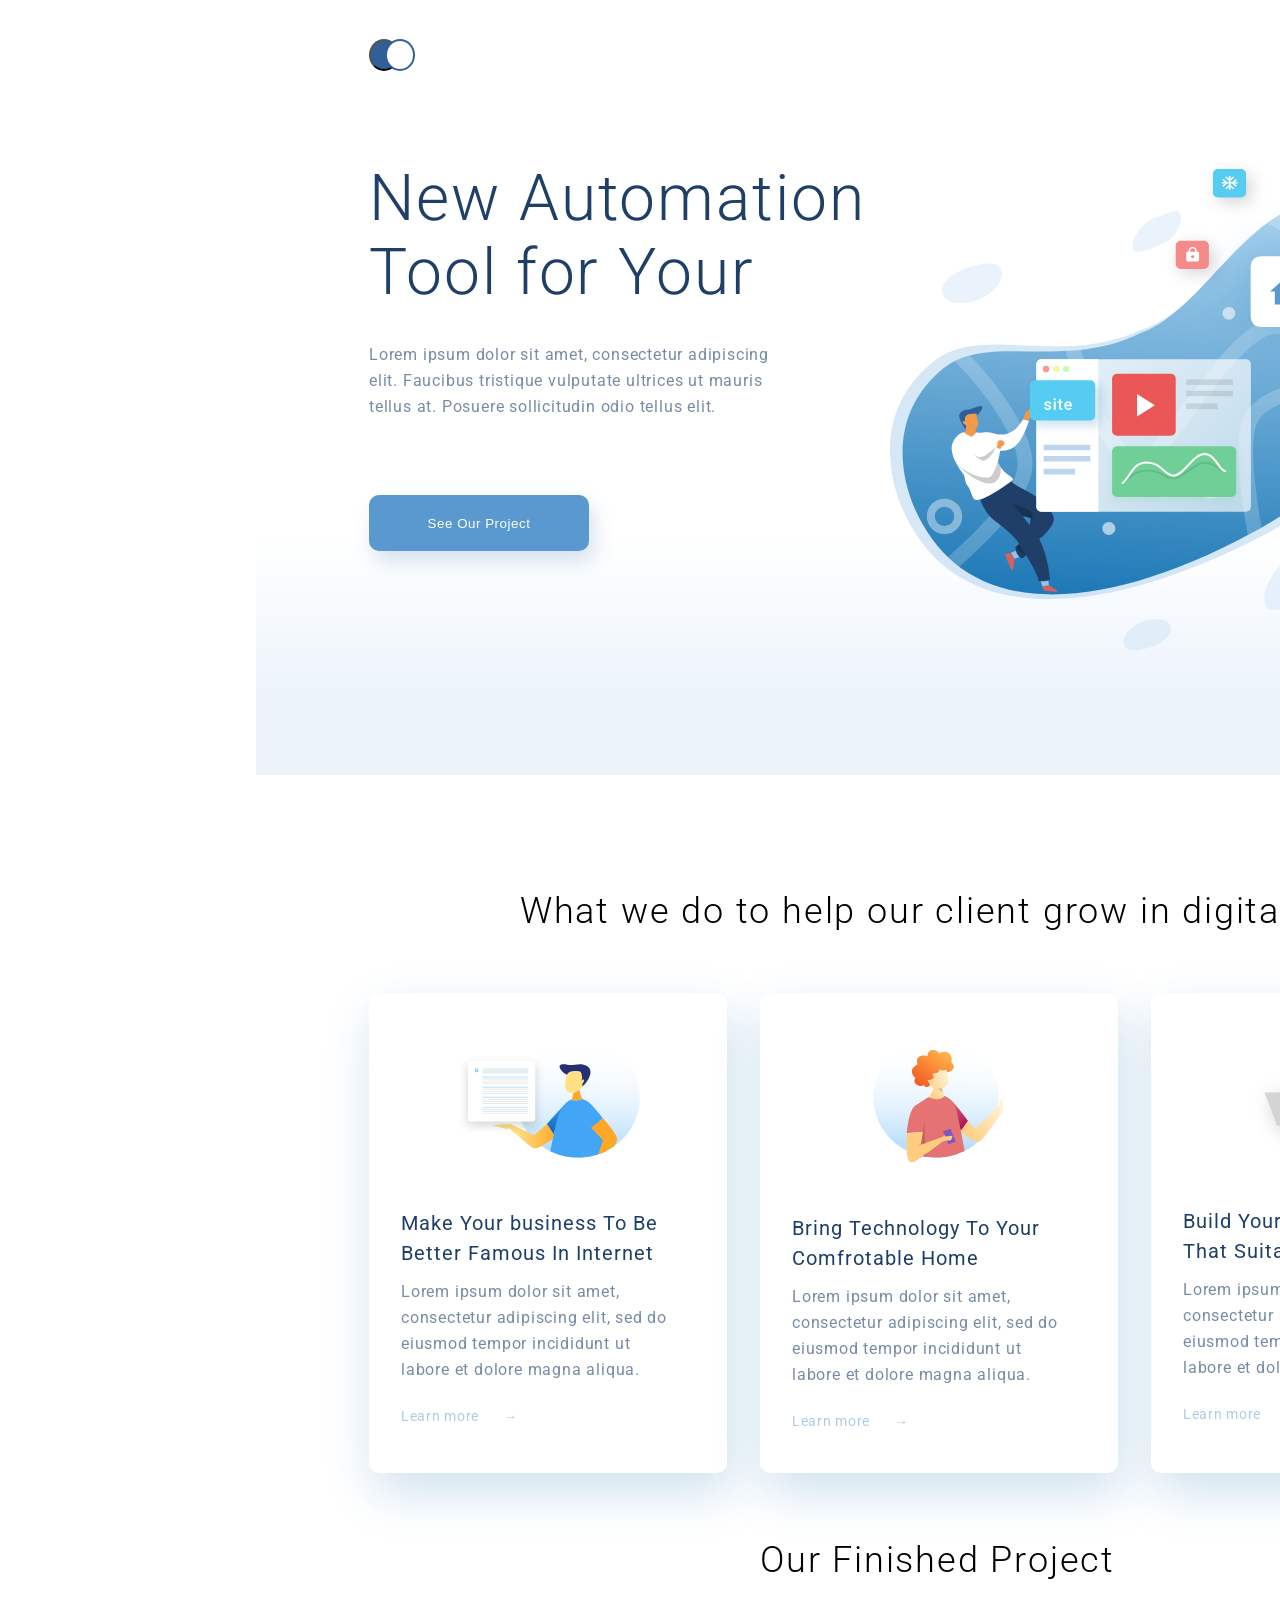
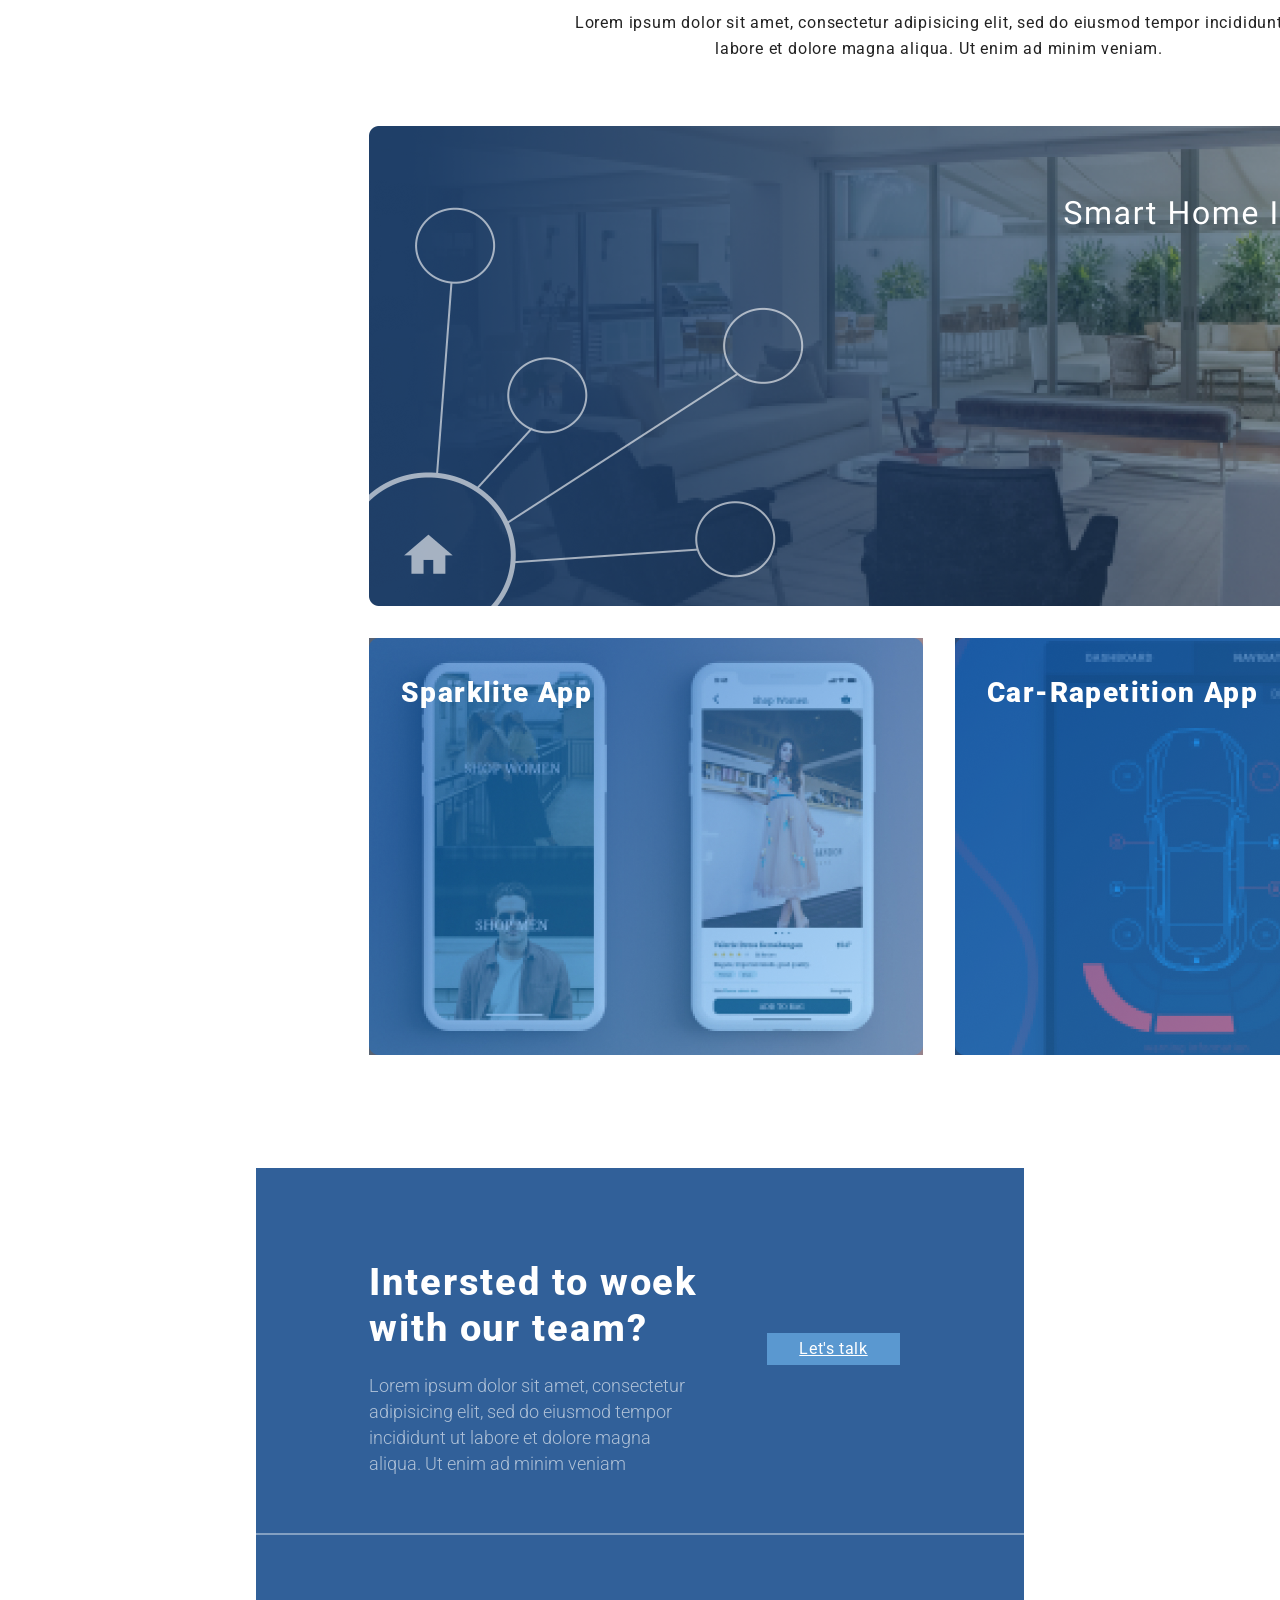
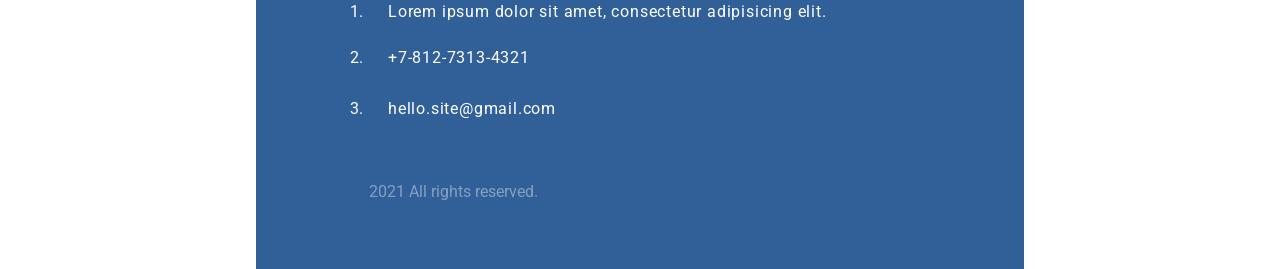
<file: Task-2/index.html>
<!doctype html>
<html lang="en">
<head>
    <meta charset="UTF-8">
   <link rel="stylesheet" href="task2.css">
       <title>Document</title>
</head>
<body>
<div class="container">
<!-- HEADER -->
<header class="header">
    <div class="uphed">
        <div class="bw">
        <button class="bw1"></button>
        <button class="bw2"></button>
        </div>
        <div class="img1">
        <img src="img/Vector.png" alt="image">
        </div>
    </div>
    <div class="illus">
        <div class="newauto">
            <div class="h1">New Automation
            Tool for Your</div>
            <div class="p1">Lorem ipsum dolor sit amet, consectetur adipiscing elit. Faucibus tristique vulputate ultrices ut mauris tellus at. Posuere sollicitudin odio tellus elit.</div>

            <button class="buttonhead">See Our Project</button>
        </div>
        <div>
        <img class="imgtop" src="img/illustration.svg" alt="image">
        </div>
    </div>
</header>


<!-- MAIN -->
<main class="main">
    <div>
        <p class="p2">What we do to help our client grow in digital era</p>
        <div class="border3">
            <div class="mainborder">
                <div class="imgcenter">
                    <img src="img/1.svg" alt="image">
                </div>
                <div class="h1main">Make Your business To Be
                    Better Famous In Internet</div>
                <div class="h3Lorem">Lorem ipsum dolor sit amet, consectetur adipiscing elit, sed do eiusmod tempor incididunt ut labore et dolore magna aliqua.</div>
                <button class="learnmore"><span>Learn more</span>&rarr;</button>
            </div>
            <div class="mainborder">
                <div class="imgcenter">
                    <img src="img/2.svg" alt="image">
                </div>
                <div class="h1main">Bring Technology To Your
                    Comfrotable Home</div>
                <div class="h3Lorem">Lorem ipsum dolor sit amet, consectetur adipiscing elit, sed do eiusmod tempor incididunt ut labore et dolore magna aliqua. </div>
                <button class="learnmore"><span>Learn more</span>&rarr;</button>
            </div>
            <div class="mainborder">
                <div class="imgcenter">
                    <img src="img/3.svg" alt="image">
                </div>
                <div class="h1main">Build Your Digital Product
                    That Suitable For Your Need</div>
                <div class="h3Lorem">Lorem ipsum dolor sit amet, consectetur adipiscing elit, sed do eiusmod tempor incididunt ut labore et dolore magna aliqua. </div>
                <button class="learnmore"><span>Learn more</span>&rarr;</button>
            </div>
        </div>
        <p class="p2">Our Finished Project</p>
        <p class="mlorem">Lorem ipsum dolor sit amet, consectetur adipisicing elit, sed do eiusmod tempor incididunt ut labore et dolore magna aliqua. Ut enim ad minim veniam.</p>
        <div class="smarthome">
            <img class="sizeimg" src="img/Rectangle@2x.png" alt="bg">
        </div>

        <div class="addbg">

            <div class="imgadd1 op">
                <div class="sizeimg1"><p class="pin">Sparklite App</p></div>
            </div>

            <div class="imgadd2 op">
                <div class="sizeimg2"><p class="pin">Car-Rapetition App</p></div>
            </div>
        </div>

    </div>

</main>

<!-- FOOTER -->
<footer class="footer">
    <div>
        <div class="pad">
            <div class="ftext">
                <p class="pfoot">Intersted to woek
                    with our team?</p>
                <p class="plorem">Lorem ipsum dolor sit amet, consectetur adipisicing elit, sed do eiusmod tempor incididunt ut labore et dolore magna aliqua. Ut enim ad minim veniam</p>
            </div>
            <button class="fbutton"><a class="stb" href="page2.html" target="_blank">Let's talk</a></button>
        </div>

        <div class="linef"></div>

        <div class="pad1">
            <ol class="ftable">
                <li class="pt pt1">Lorem ipsum dolor sit amet, consectetur adipisicing elit.</li>
                <li class="pt">+7-812-7313-4321</li>
                <li class="pt">hello.site@gmail.com</li>
            </ol>
            <div class="arr">
                2021 All rights reserved.
            </div>
        </div>
    </div>
</footer>
</div>
</body>

</html>
</file>
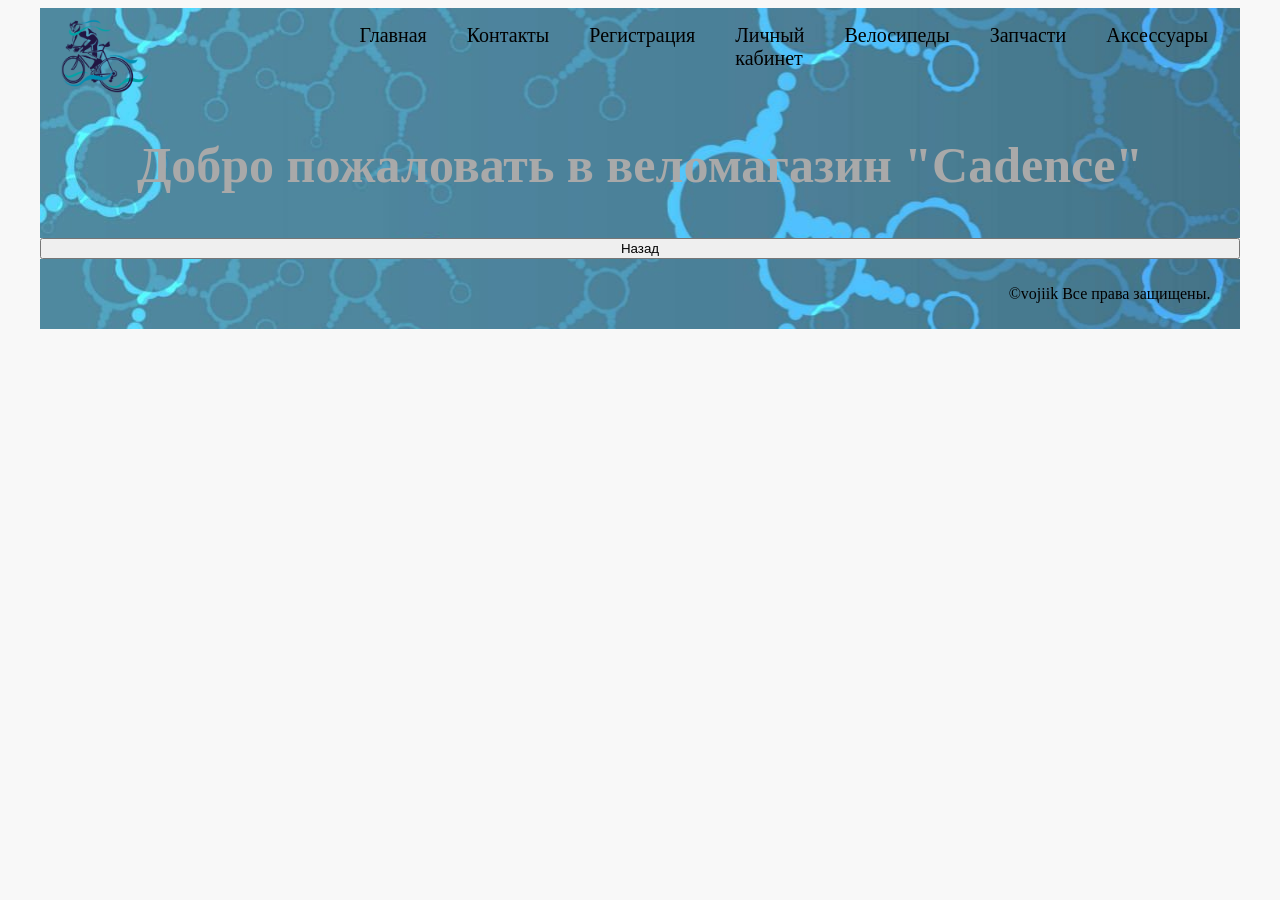
<file: Task-1.1/Acessories.html>
<!doctype html>
<html lang="en">
<head>
    <meta charset="UTF-8">
    <title>Аксессуары</title>
    <link rel="stylesheet" href="csscadence.css">
</head>
<body>
<div class="container">
    <div class="header">
        <div class="logomenu">
            <img class="logomain" src="./Store%20img/logoCadence.png" alt="photo" width="100px">
            <ul class="menu">
                <li><a class="link" href="index.html">Главная</a></li>
                <li><a class="link" href="Contacts.html">Контакты</a></li>
                <li><a class="link" href="registry.html">Регистрация</a>
                <li><a class="link" href="My%20room.html">Личный кабинет</a></li>
                <li><a class="link" href=bike.html>Велосипеды</a></li>
                <li><a class="link" href="Parts.html">Запчасти</a>
                <li><a class="link" href="Acessories.html">Аксессуары</a></li>
            </ul>
        </div>
        <h1 class="center headone" >Добро пожаловать в веломагазин "Cadence"</h1>
    </div>


<input type="button" onclick="history.back();" value="Назад"/>

<div class="footer">
    <p>&copy;vojiik Все права защищены.</p>
</div>
</div>
</body>
</html>
</file>
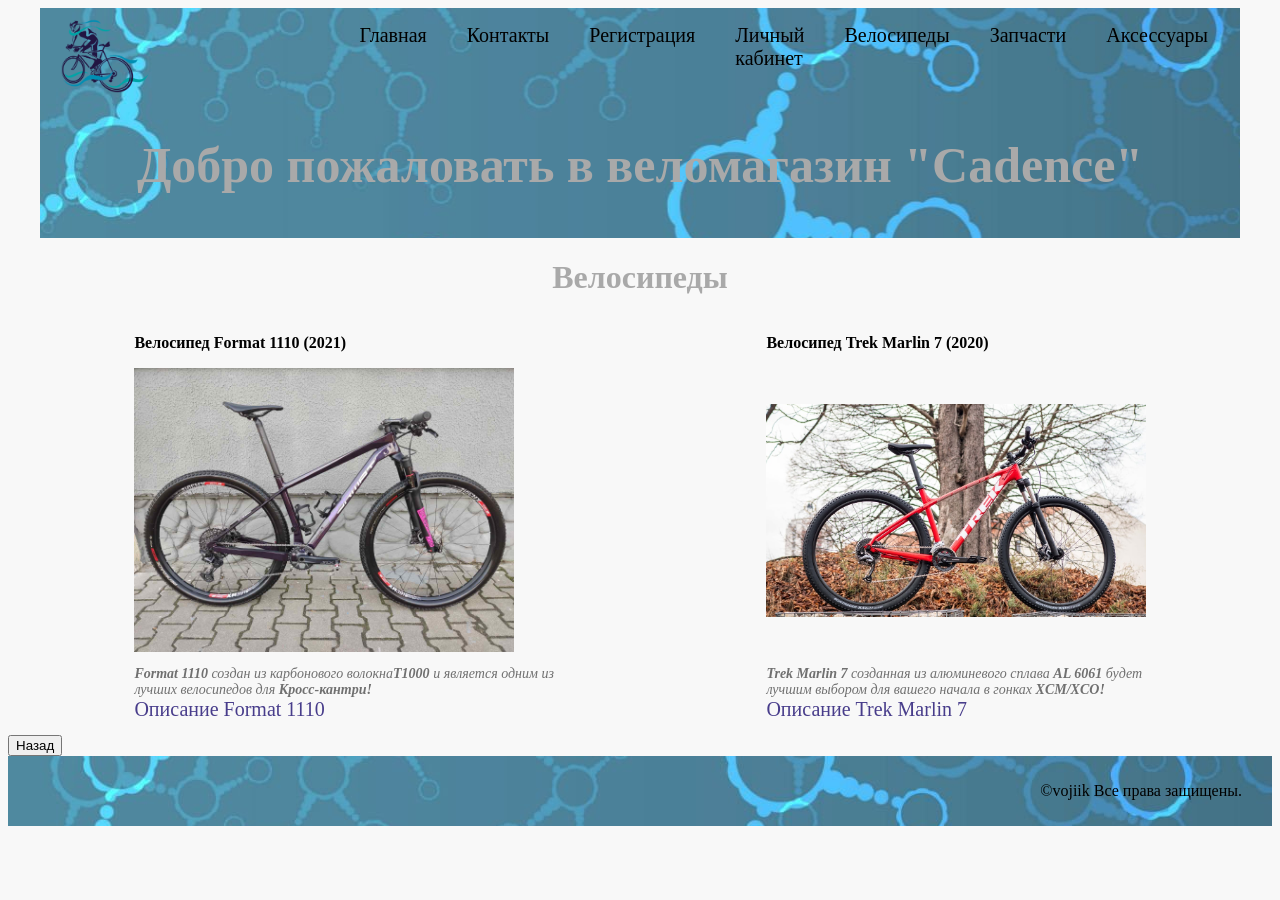
<file: Task-1.1/bike.html>
<!doctype html>
<html lang="en">
<head>
    <meta charset="UTF-8">
    <title>Велосипеды</title>
    <link rel="stylesheet" href="csscadence.css">
</head>
<body>
<div class="container">
    <div class="header">
        <div class="logomenu">
            <img class="logomain" src="./Store%20img/logoCadence.png" alt="photo" width="100px">
            <ul class="menu">
                <li><a class="link" href="index.html">Главная</a></li>
                <li><a class="link" href="Contacts.html">Контакты</a></li>
                <li><a class="link" href="registry.html">Регистрация</a>
                <li><a class="link" href="My%20room.html">Личный кабинет</a></li>
                <li><a class="link" href=bike.html>Велосипеды</a></li>
                <li><a class="link" href="Parts.html">Запчасти</a>
                <li><a class="link" href="Acessories.html">Аксессуары</a></li>
                <br>
            </ul>
        </div>
        <h1 class="center headone" >Добро пожаловать в веломагазин "Cadence"</h1>
    </div>
</div>

<h1 class="center">Велосипеды</h1>
<div class="horisont">
    <div class="card">
        <p><strong>Велосипед Format 1110 (2021)</strong></p>
        <img src="./Store%20img/1110.jpeg" alt="photo" width="100%">
        <p class="opisanie">
            <strong>Format 1110</strong> создан из карбонового волокна<i><b>T1000</b></i>
            и является одним из лучших велосипедов для <b>Кросс-кантри!</b><br>
            <a href="Format1110.html">Описание Format 1110</a></p>
    </div>
    <div class="card">
        <p><strong>Велосипед Trek Marlin 7 (2020)</strong></p>
        <img src="./Store%20img/TrekM7.jpg" alt="photo" width="100%">
        <p class="opisanie">
            <strong>Trek Marlin 7</strong> созданная из алюминевого сплава <i><b>AL 6061</b></i>
            будет лучшим выбором для вашего начала в гонках <b>XCM/XCO!</b><br>
            <a href="Marlin%207.html">Описание Trek Marlin 7</a></p>
    </div>
</div>
<form>
    <input type="button" onclick="history.back();" value="Назад"/>
</form>

<div class="footer">
    <p>&copy;vojiik Все права защищены.</p>
</div>
</body>
</html>
</file>
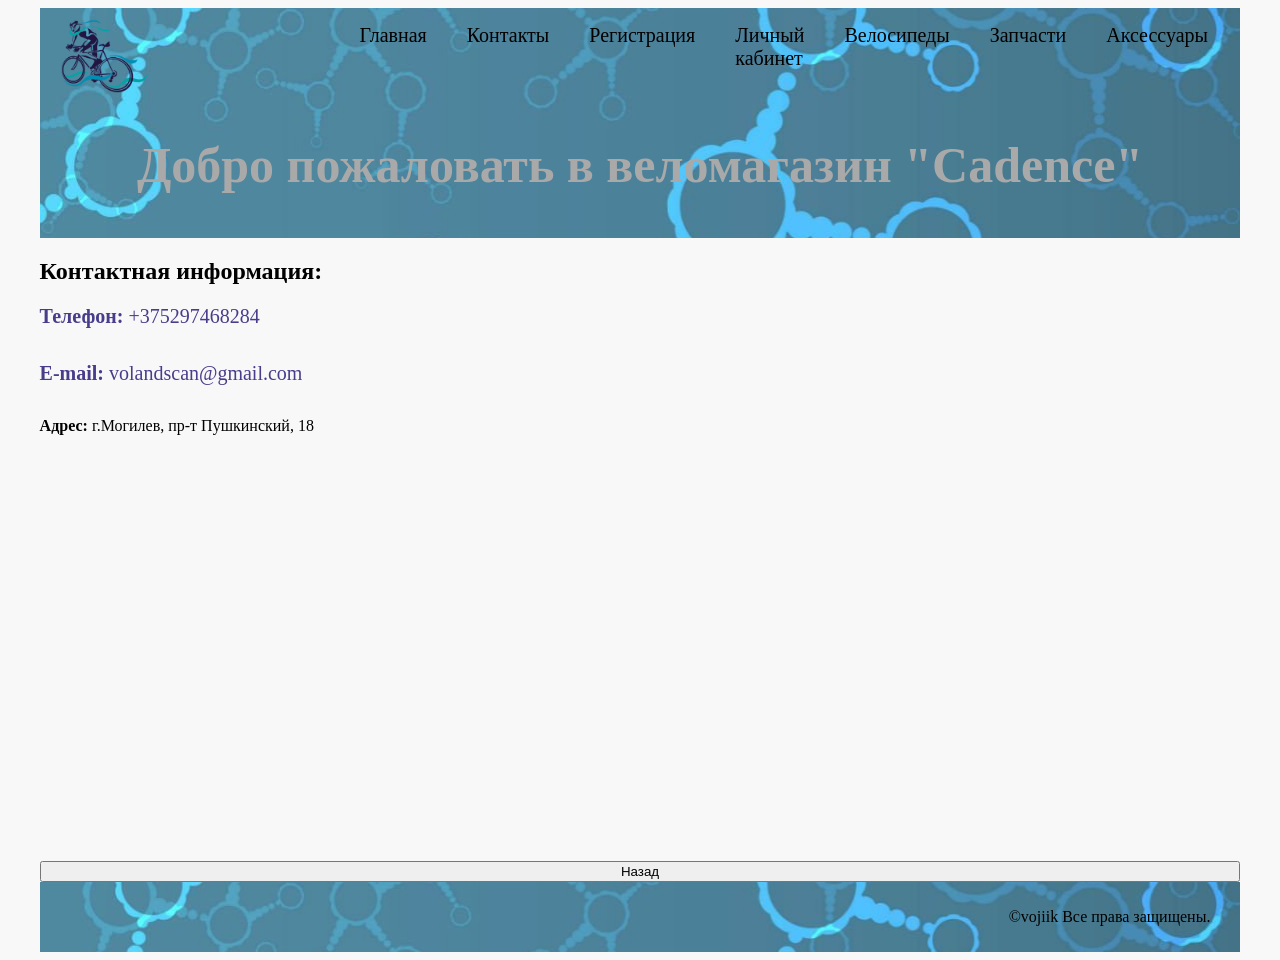
<file: Task-1.1/Contacts.html>
<!DOCTYPE html>
<html lang="en">
<head>
    <meta charset="UTF-8">
    <title>Контактная информация</title>
    <link rel="stylesheet" href="csscadence.css">
</head>
<body>
<div class="container">
    <div class="header">
        <div class="logomenu">
            <img class="logomain" src="./Store%20img/logoCadence.png" alt="photo" width="100px">
            <ul class="menu">
                <li><a class="link" href="index.html">Главная</a></li>
                <li><a class="link" href="Contacts.html">Контакты</a></li>
                <li><a class="link" href="registry.html">Регистрация</a>
                <li><a class="link" href="My%20room.html">Личный кабинет</a></li>
                <li><a class="link" href=bike.html>Велосипеды</a></li>
                <li><a class="link" href="Parts.html">Запчасти</a>
                <li><a class="link" href="Acessories.html">Аксессуары</a></li>

            </ul>
        </div>
        <h1 class="center headone" >Добро пожаловать в веломагазин "Cadence"</h1>
    </div>

<h2>Контактная информация:</h2>
<a href="tel:+375297468284"><b>Телефон:</b> +375297468284</a> <br>
<p><a href="mailto:volandscan@gmail.com"><b>E-mail:</b> volandscan@gmail.com</a></p>
<p><b>Адрес:</b> г.Могилев, пр-т Пушкинский, 18</p>
<iframe class="map" src="https://www.google.com/maps/embed?pb=!1m18!1m12!1m3!1d2352.1086191275617!2d30.3412855!3d53.8764969!2m3!1f0!2f0!3f0!3m2!1i1024!2i768!4f13.1!3m3!1m2!1s0x46d05227a85a429d%3A0xd99b715aa4c5730e!2z0J_Rg9GI0LrQuNC90YHQutC40Lkg0L_RgNC-0YHQvy4gMTgsINCc0L7Qs9C40LvRkdCyIDIxMjAwMg!5e0!3m2!1sru!2sby!4v1636791325543!5m2!1sru!2sby" width="600" height="450" style="border:0;" allowfullscreen="" loading="lazy"></iframe>
<br>
<br>
<input type="button" onclick="history.back();" value="Назад"/>

<div class="footer">
    <p>&copy;vojiik Все права защищены.</p>
</div>
</div>
</body>
</html>
</file>
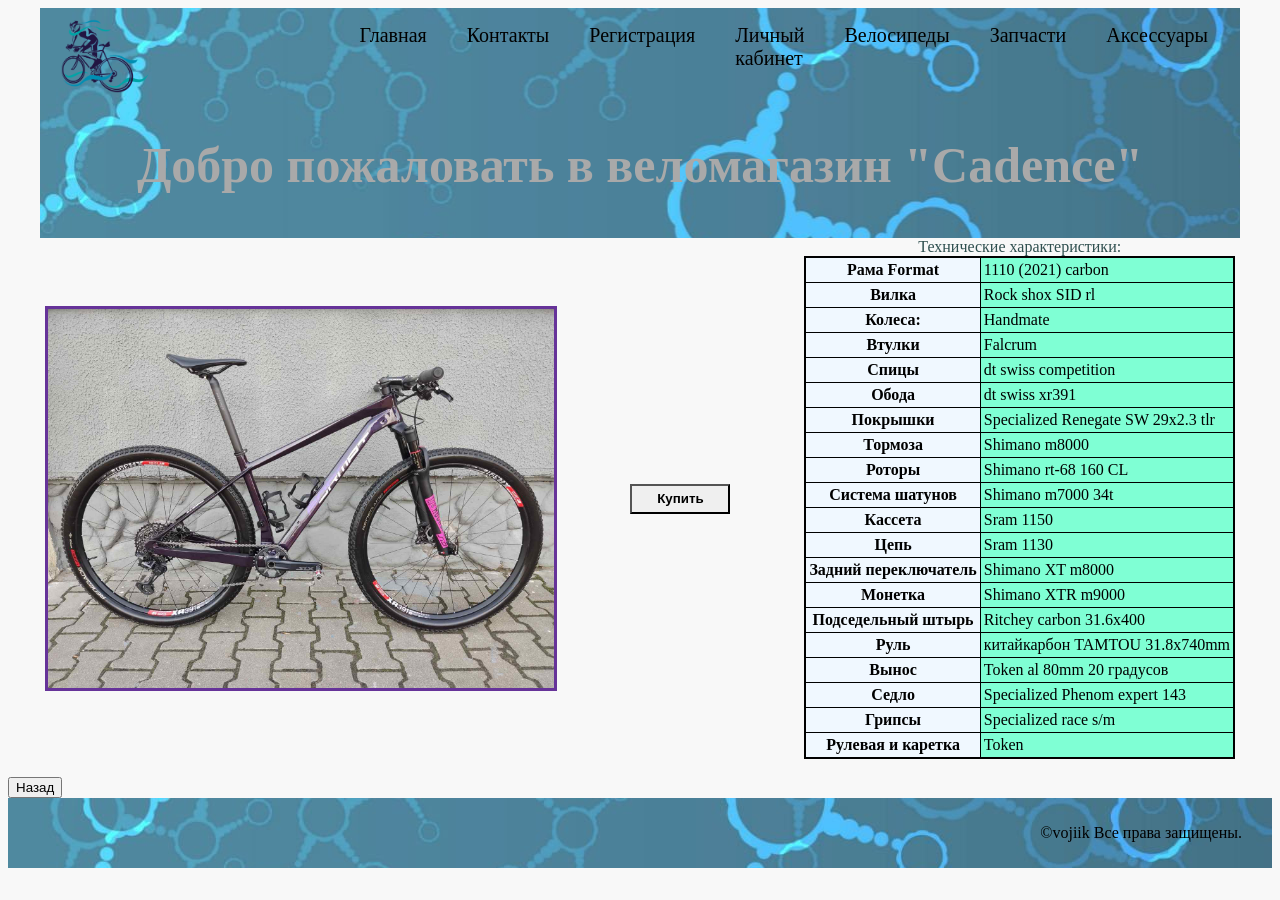
<file: Task-1.1/Format1110.html>
<!DOCTYPE html>
<html lang="en">
<head>
    <meta charset="UTF-8">
    <title>Format 1110</title>
    <link rel="stylesheet" href="csscadence.css">
</head>
<body>
<div class="container">
    <div class="header">
        <div class="logomenu">
            <img class="logomain" src="./Store%20img/logoCadence.png" alt="photo" width="100px">
            <ul class="menu">
                <li><a class="link" href="index.html">Главная</a></li>
                <li><a class="link" href="Contacts.html">Контакты</a></li>
                <li><a class="link" href="registry.html">Регистрация</a>
                <li><a class="link" href="My%20room.html">Личный кабинет</a></li>
                <li><a class="link" href=bike.html>Велосипеды</a></li>
                <li><a class="link" href="Parts.html">Запчасти</a>
                <li><a class="link" href="Acessories.html">Аксессуары</a></li>
            </ul>
        </div>
        <h1 class="center headone" >Добро пожаловать в веломагазин "Cadence"</h1>
    </div>
</div>

<div class="shopbike">
<img class="imgbike" src="./Store%20img/1110.jpeg" alt="photo" width="40%">
<button class="btn-bue">Купить</button>
<table>
    <caption>
        Технические характеристики:
    </caption>
    <colgroup>
        <col class="col1">
        <col class="col2">
    </colgroup>
    <tr>
        <th>Рама Format</th>
        <td>1110 (2021) carbon</td>
    </tr>
    <tr>
        <th>Вилка</th>
        <td>Rock shox SID rl</td>
    </tr>
    <tr>
        <th>Колеса:</th>
        <td>Handmate</td>
    </tr>
    <tr>
        <th>Втулки</th>
        <td>Falcrum</td>
    </tr>
    <tr>
        <th>Спицы</th>
        <td>dt swiss competition</td>
    </tr>
    <tr>
        <th>Обода</th>
        <td>dt swiss xr391</td>
    </tr>
    <tr>
        <th>Покрышки</th>
        <td>Specialized Renegate SW 29x2.3 tlr</td>
    </tr>
    <tr>
        <th>Тормоза</th>
        <td>Shimano m8000</td>
    </tr>
    <tr>
        <th>Роторы</th>
        <td>Shimano rt-68 160 CL</td>
    </tr>
    <tr>
        <th>Система шатунов</th>
        <td>Shimano m7000 34t</td>
    </tr>
    <tr>
        <th>Кассета</th>
        <td>Sram 1150</td>
    </tr>
    <tr>
        <th>Цепь</th>
        <td>Sram 1130</td>
    </tr>
    <tr>
        <th>Задний переключатель</th>
        <td>Shimano XT m8000</td>
    </tr>
    <tr>
        <th>Монетка</th>
        <td>Shimano XTR m9000</td>
    </tr>
    <tr>
        <th>Подседельный штырь</th>
        <td>Ritchey carbon 31.6x400</td>
    </tr>
    <tr>
        <th>Руль</th>
        <td>китайкарбон TAMTOU 31.8x740mm</td>
    </tr>
    <tr>
        <th>Вынос</th>
        <td>Token al 80mm 20 градусов</td>
    </tr>
    <tr>
        <th>Седло</th>
        <td>Specialized Phenom expert 143</td>
    </tr>
    <tr>
        <th>Грипсы</th>
        <td>Specialized race s/m</td>
    </tr>
    <tr>
        <th>Рулевая и каретка</th>
        <td>Token</td>
    </tr>
</table>
</div>
<br>
<!-- Заменена на ul
<ul>
    <li class="formatlist"><b></b> </li>
    <li class="formatlist"><b></b> </li>
    <li class="formatlist"><b></b></li>
    <li class="formatlist"><b></b> </li>
    <li class="formatlist"><b></b> </li>
    <li class="formatlist"><b></b> </li>
    <li class="formatlist"><b></b> </li>
    <li class="formatlist"><b></b> </li>
    <li class="formatlist"><b></b> </li>
    <li class="formatlist"><b></b> </li>
    <li class="formatlist"><b></b> </li>
    <li class="formatlist"><b></b> </li>
    <li class="formatlist"><b></b> </li>
    <li class="formatlist"><b></b> </li>
    <li class="formatlist"><b></b> </li>
    <li class="formatlist"><b></b> </li>
    <li class="formatlist"><b></b> </li>
    <li class="formatlist"><b></b> </li>
    <li class="formatlist"><b></b> </li>
    <li class="formatlist"><b></b> </li>
</ul>
Заменена на ul -->
<input type="button" onclick="history.back();" value="Назад"/>
<div class="footer">
    <p>&copy;vojiik Все права защищены.</p>
</div>
</div>
</body>
</html>
</file>
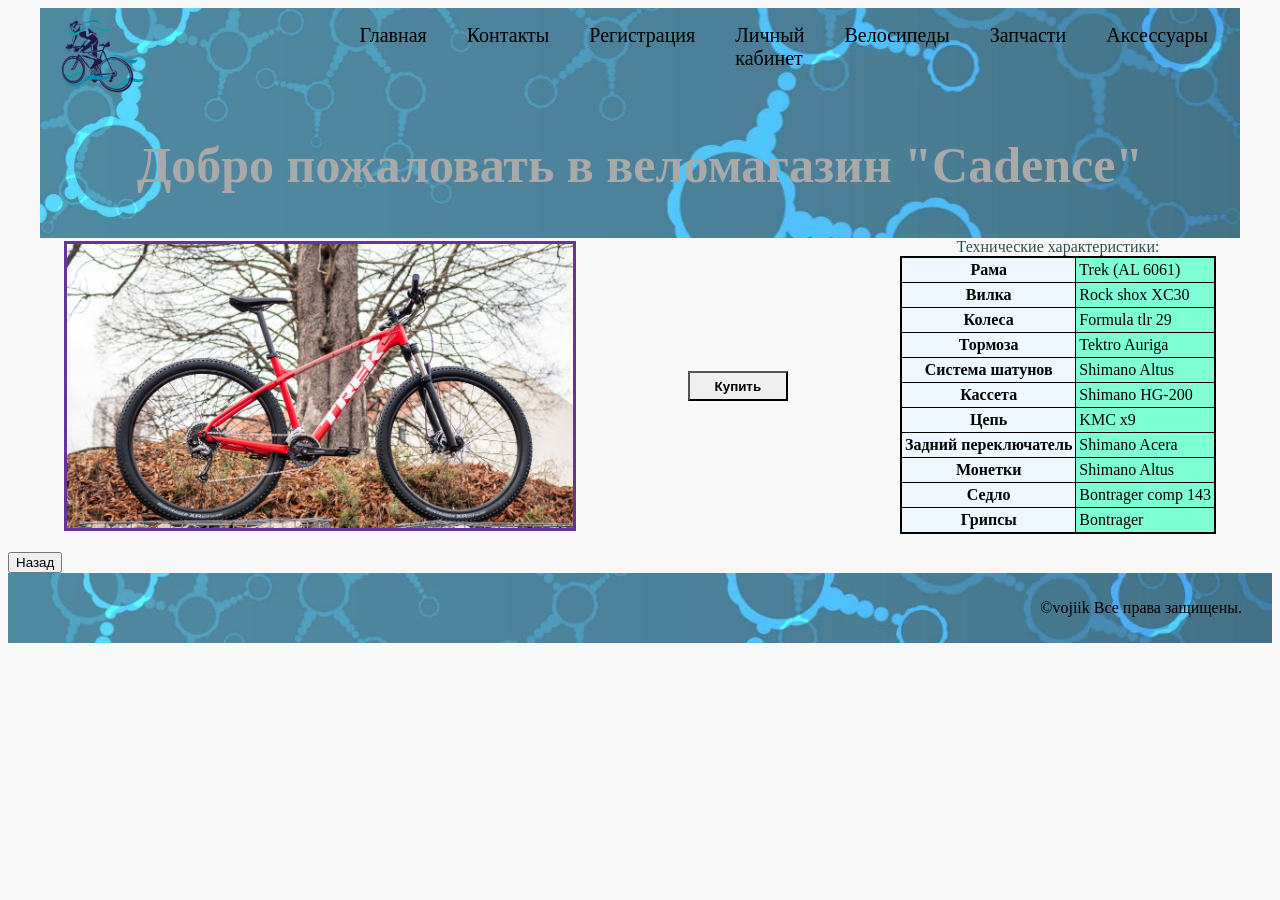
<file: Task-1.1/Marlin 7.html>
<!DOCTYPE html>
<html lang="en">
<head>
    <meta charset="UTF-8">
    <title>Trek Marlin 7</title>
    <link rel="stylesheet" href="csscadence.css">
</head>
<body>
<div class="container">
    <div class="header">
        <div class="logomenu">
            <img class="logomain" src="./Store%20img/logoCadence.png" alt="photo" width="100px">
            <ul class="menu">
                <li><a class="link" href="index.html">Главная</a></li>
                <li><a class="link" href="Contacts.html">Контакты</a></li>
                <li><a class="link" href="registry.html">Регистрация</a>
                <li><a class="link" href="My%20room.html">Личный кабинет</a></li>
                <li><a class="link" href=bike.html>Велосипеды</a></li>
                <li><a class="link" href="Parts.html">Запчасти</a>
                <li><a class="link" href="Acessories.html">Аксессуары</a></li>
            </ul>
        </div>
        <h1 class="center headone" >Добро пожаловать в веломагазин "Cadence"</h1>
    </div>
</div>
<div class="shopbike">
<img class="imgbike" src="./Store%20img/TrekM7.jpg" alt="photo" width="40%">
<button class="btn-bue">Купить</button>
<!-- Заненено на ul -->
<table>
    <caption>
        Технические характеристики:
    </caption>
    <colgroup>
        <col class="col1">
        <col class="col2">
    </colgroup>
    <tr>
        <th>Рама</th>
        <td>Trek (AL 6061)</td>
    </tr>
    <tr>
        <th>Вилка</th>
        <td>Rock shox XC30</td>
    </tr>
    <tr>
        <th>Колеса</th>
        <td>Formula tlr 29</td>
    </tr>
    <tr>
        <th>Тормоза</th>
        <td>Tektro Auriga</td>
    </tr>
    <tr>
        <th>Система шатунов</th>
        <td>Shimano Altus</td>
    </tr>
    <tr>
        <th>Кассета</th>
        <td>Shimano HG-200</td>
    </tr>
    <tr>
        <th>Цепь</th>
        <td>KMC x9</td>
    </tr>
    <tr>
        <th>Задний переключатель</th>
        <td>Shimano Acera</td>
    </tr>
    <tr>
        <th>Монетки</th>
        <td>Shimano Altus</td>
    </tr>
    <tr>
        <th>Седло</th>
        <td>Bontrager comp 143</td>
    </tr>
    <tr>
        <th>Грипсы</th>
        <td>Bontrager</td>
    </tr>
</table>
</div>
<br>
    <input type="button" onclick="history.back();" value="Назад"/>
<div class="footer">
    <p>&copy;vojiik Все права защищены.</p>
</div>
</div>
</body>
</html>
</file>
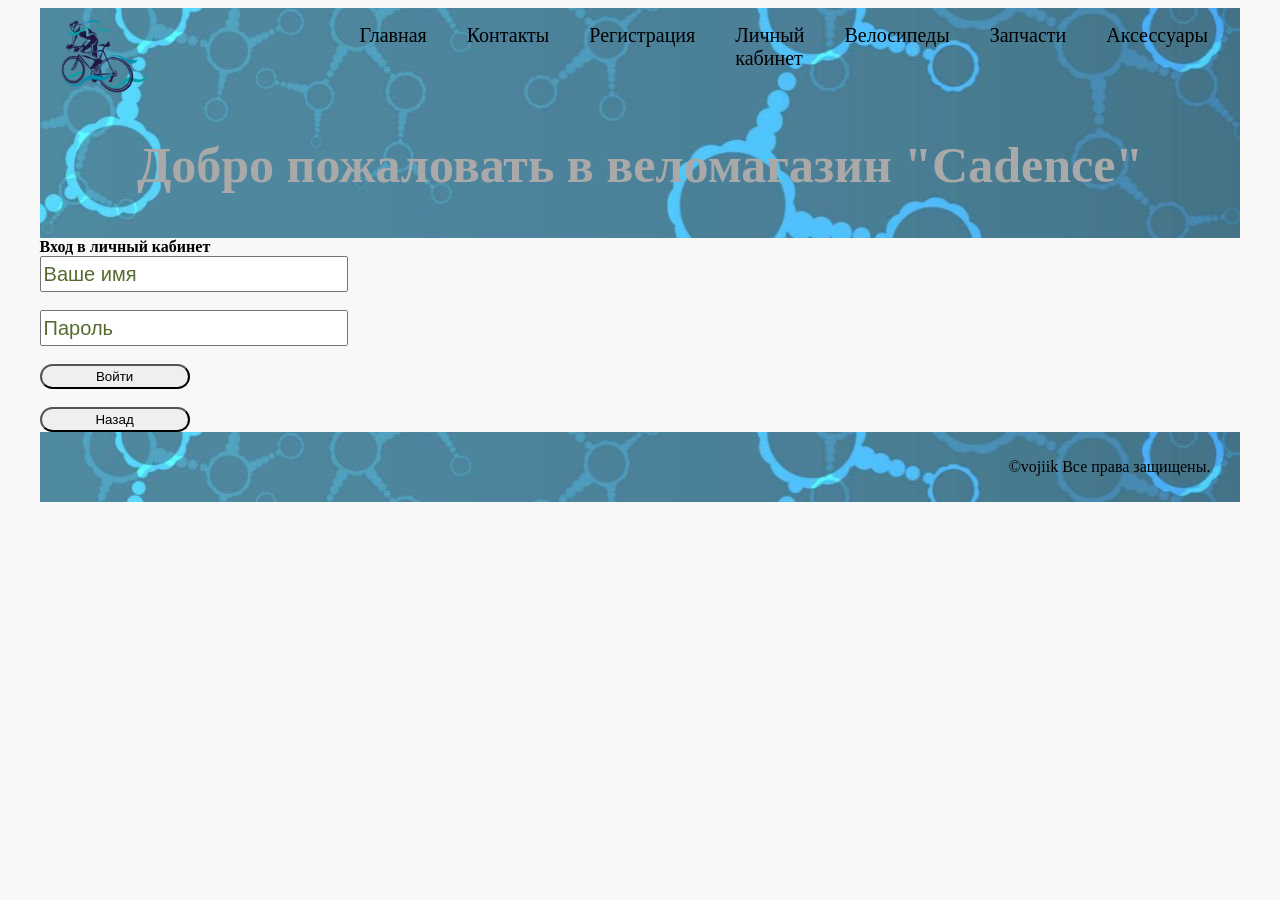
<file: Task-1.1/My room.html>
<!DOCTYPE html>
<html lang="en">
<head>
    <meta charset="UTF-8">
    <title>Личный кабинет</title>
    <link rel="stylesheet" href="csscadence.css">
</head>
<body>
<div class="container">
    <div class="header">
        <div class="logomenu">
            <img class="logomain" src="./Store%20img/logoCadence.png" alt="photo" width="100px">
            <ul class="menu">
                <li><a class="link" href="index.html">Главная</a></li>
                <li><a class="link" href="Contacts.html">Контакты</a></li>
                <li><a class="link" href="registry.html">Регистрация</a>
                <li><a class="link" href="My%20room.html">Личный кабинет</a></li>
                <li><a class="link" href=bike.html>Велосипеды</a></li>
                <li><a class="link" href="Parts.html">Запчасти</a>
                <li><a class="link" href="Acessories.html">Аксессуары</a></li>
                <br>
            </ul>
        </div>
        <h1 class="center headone" >Добро пожаловать в веломагазин "Cadence"</h1>
    </div>

<span class="myroominter">
Вход в личный кабинет
</span>

<form>
<input class="inp" type="text" size="30" placeholder="Ваше имя"><br>
<br>
<input class="inp" type="password" size="30" placeholder="Пароль"><br>
<br>
<input class="btn" type="submit" value="Войти"><br>
<br>
<input class="btn" type="button" onclick="history.back();" value="Назад"/>
</form>
<div class="footer">
    <p>&copy;vojiik Все права защищены.</p>
</div>
</div>
</body>
</html>
</file>
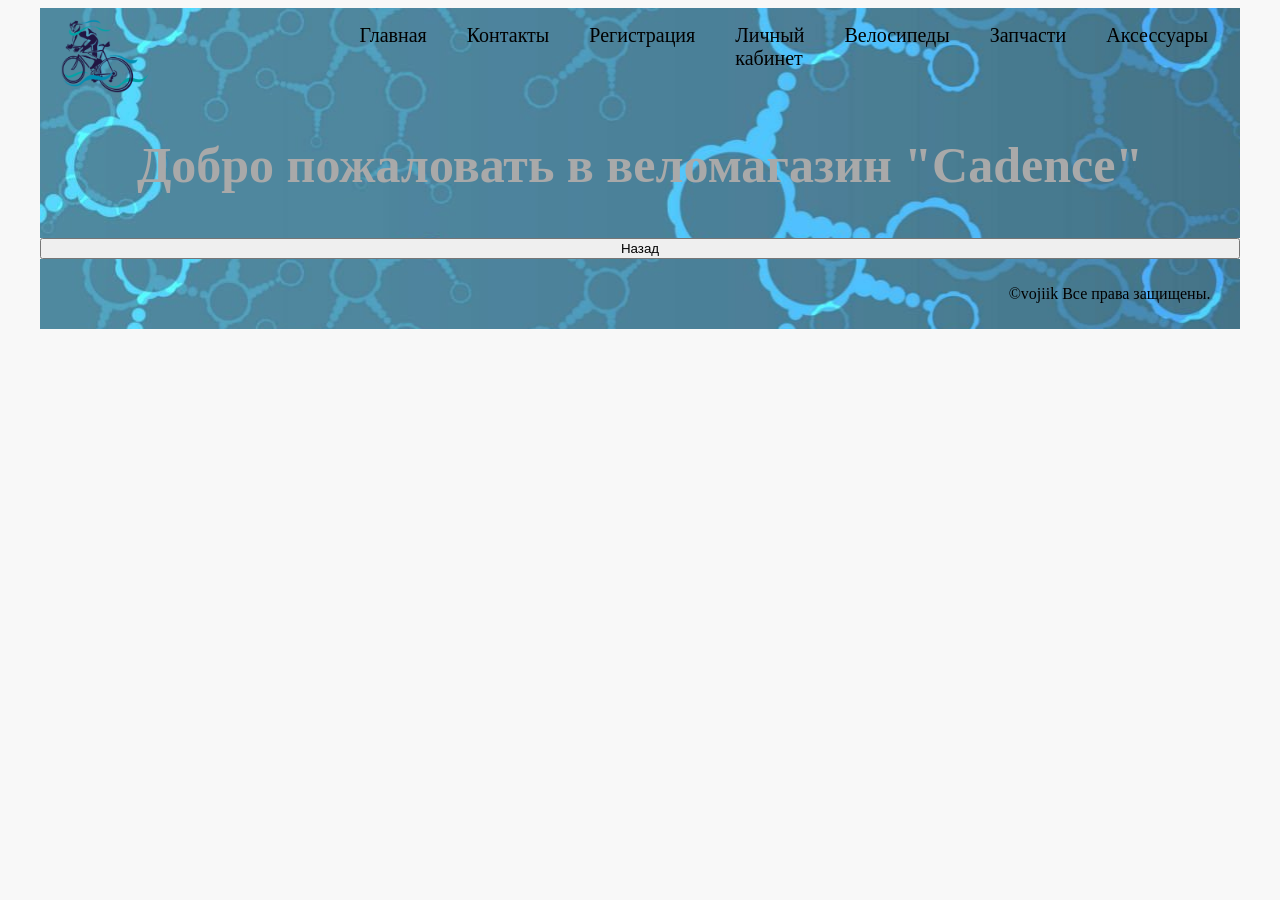
<file: Task-1.1/Parts.html>
<!doctype html>
<html lang="en">
<head>
    <meta charset="UTF-8">
    <title>Запчасти</title>
    <link rel="stylesheet" href="csscadence.css">
</head>
<body>
<div class="container">
    <div class="header">
        <div class="logomenu">
            <img class="logomain" src="./Store%20img/logoCadence.png" alt="photo" width="100px">
            <ul class="menu">
                <li><a class="link" href="index.html">Главная</a></li>
                <li><a class="link" href="Contacts.html">Контакты</a></li>
                <li><a class="link" href="registry.html">Регистрация</a>
                <li><a class="link" href="My%20room.html">Личный кабинет</a></li>
                <li><a class="link" href=bike.html>Велосипеды</a></li>
                <li><a class="link" href="Parts.html">Запчасти</a>
                <li><a class="link" href="Acessories.html">Аксессуары</a></li>

            </ul>
        </div>
        <h1 class="center headone" >Добро пожаловать в веломагазин "Cadence"</h1>
    </div>


<input type="button" onclick="history.back();" value="Назад"/>

<div class="footer">
    <p>&copy;vojiik Все права защищены.</p>
</div>
</div>
</body>
</html>
</file>
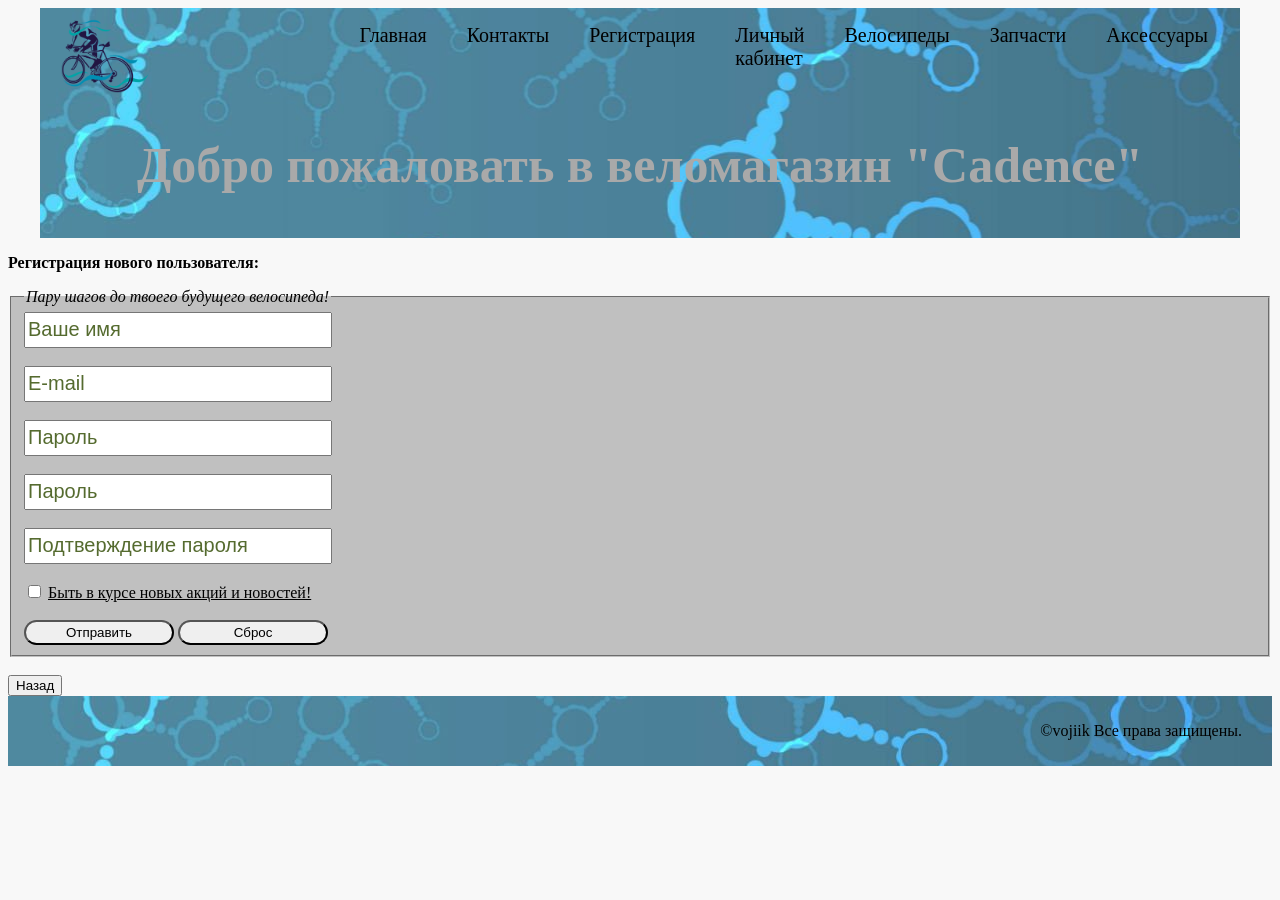
<file: Task-1.1/registry.html>
<!DOCTYPE html>
<html lang="en">
<head>
    <meta charset="UTF-8">
    <title>Регистрация нового клиента</title>
    <link rel="stylesheet" href="csscadence.css">
</head>
<body>
<div class="container">
    <div class="header">
        <div class="logomenu">
            <img class="logomain" src="./Store%20img/logoCadence.png" alt="photo" width="100px">
            <ul class="menu">
                <li><a class="link" href="index.html">Главная</a></li>
                <li><a class="link" href="Contacts.html">Контакты</a></li>
                <li><a class="link" href="registry.html">Регистрация</a>
                <li><a class="link" href="My%20room.html">Личный кабинет</a></li>
                <li><a class="link" href=bike.html>Велосипеды</a></li>
                <li><a class="link" href="Parts.html">Запчасти</a>
                <li><a class="link" href="Acessories.html">Аксессуары</a></li>

            </ul>
        </div>
        <h1 class="center headone" >Добро пожаловать в веломагазин "Cadence"</h1>
    </div>
</div>

<p><b>Регистрация нового пользователя:</b></p>
<form action="Registry">
    <fieldset style="background: silver;">

<legend><i>Пару шагов до твоего будущего велосипеда!</i></legend>
        <div>
        <input class="inp" type="text" size="30" placeholder="Ваше имя"><br>
        <br>
        <input class="inp mail" type="text" size="30" placeholder="E-mail"><br>
        <br>
        <input class="inp" type="password" size="30" placeholder="Пароль"><br>
        <br>
        <input class="inp" type="password" size="30" placeholder="Пароль"><br>
        <br>
        <input class="inp" type="password" size="30" placeholder="Подтверждение пароля"><br>
        <br>
        </div>

        <div class="checkbox">
            <input type="checkbox" id="click">
            <label for="click" class="text"><u>Быть в курсе новых акций и новостей!</u></label>
        </div>
        <br>
        <input class="btn" type="submit" value="Отправить">
        <input class="btn" type="reset" value="Сброс">
    </fieldset>
</form>
<br>
<input type="button" onclick="history.back();" value="Назад"/>

<div class="footer">
    <p>&copy;vojiik Все права защищены.</p>
</div>
</div>
</body>
</html>
</file>
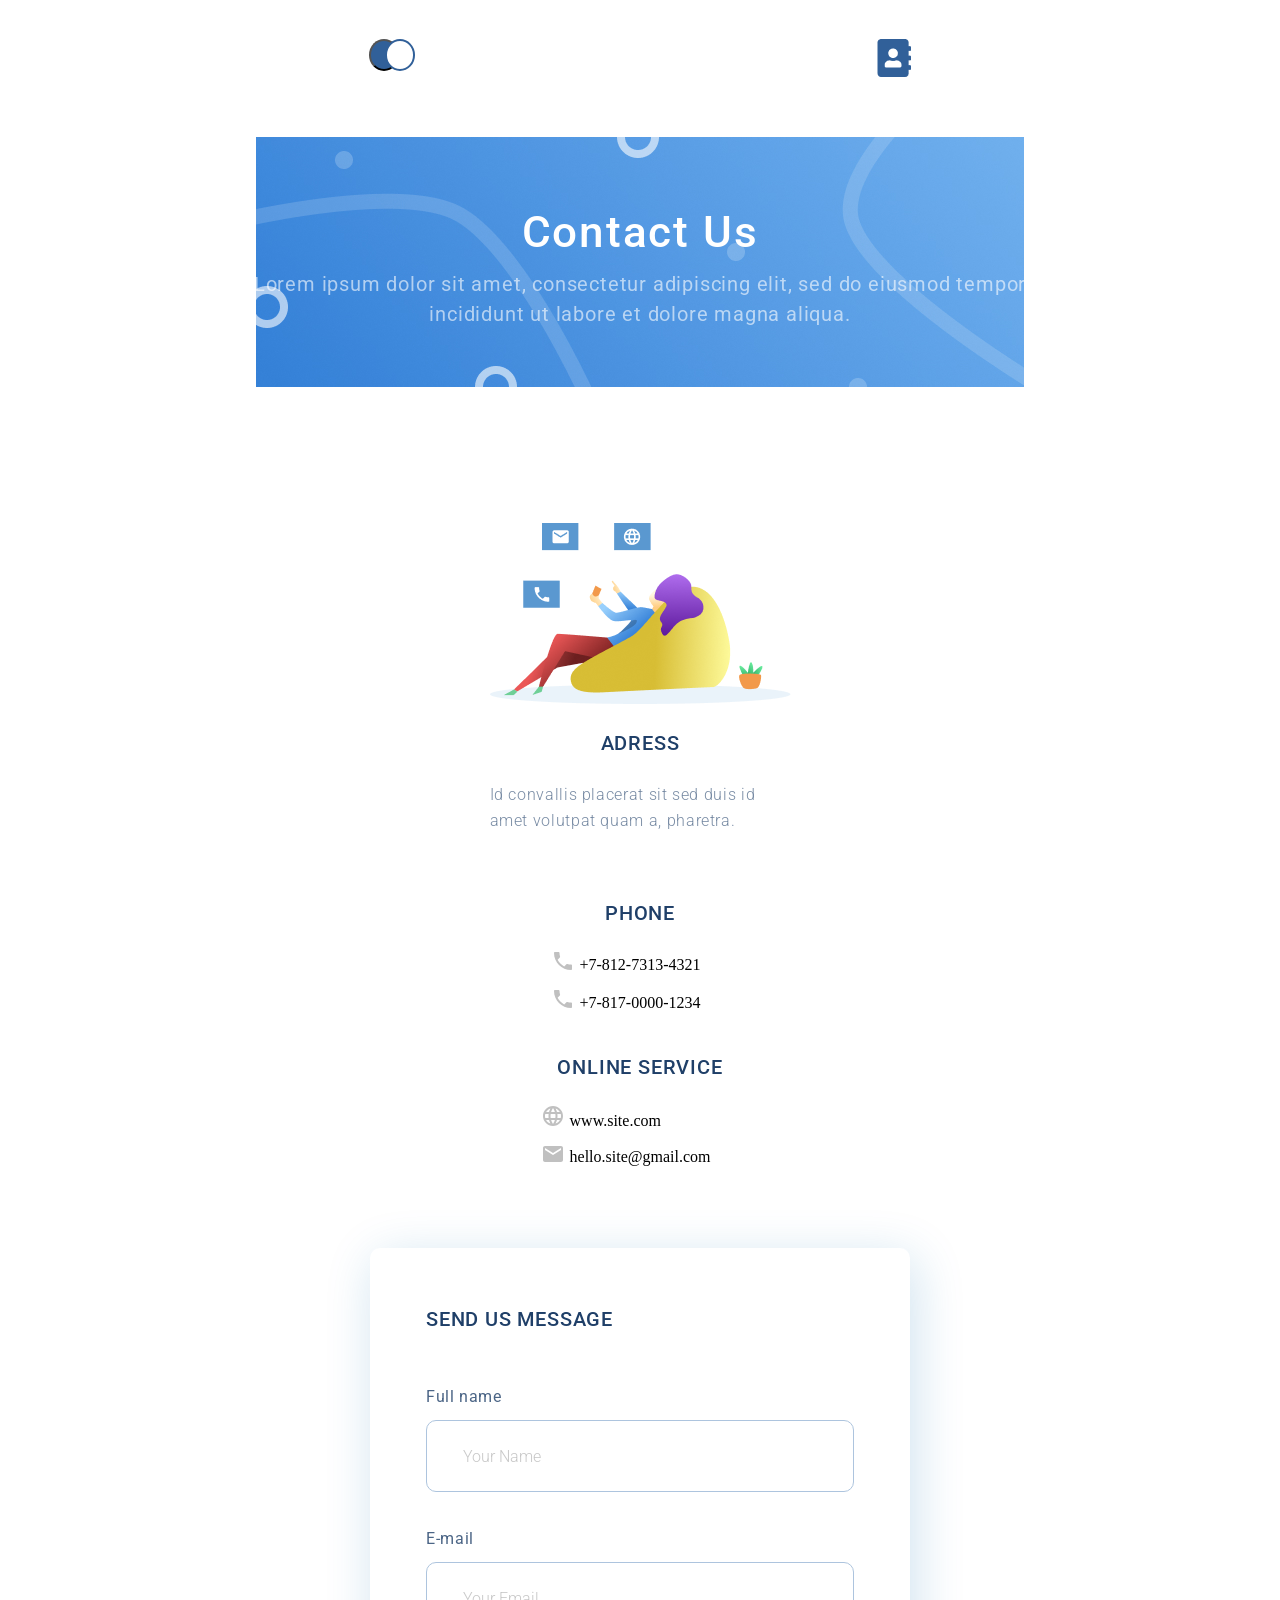
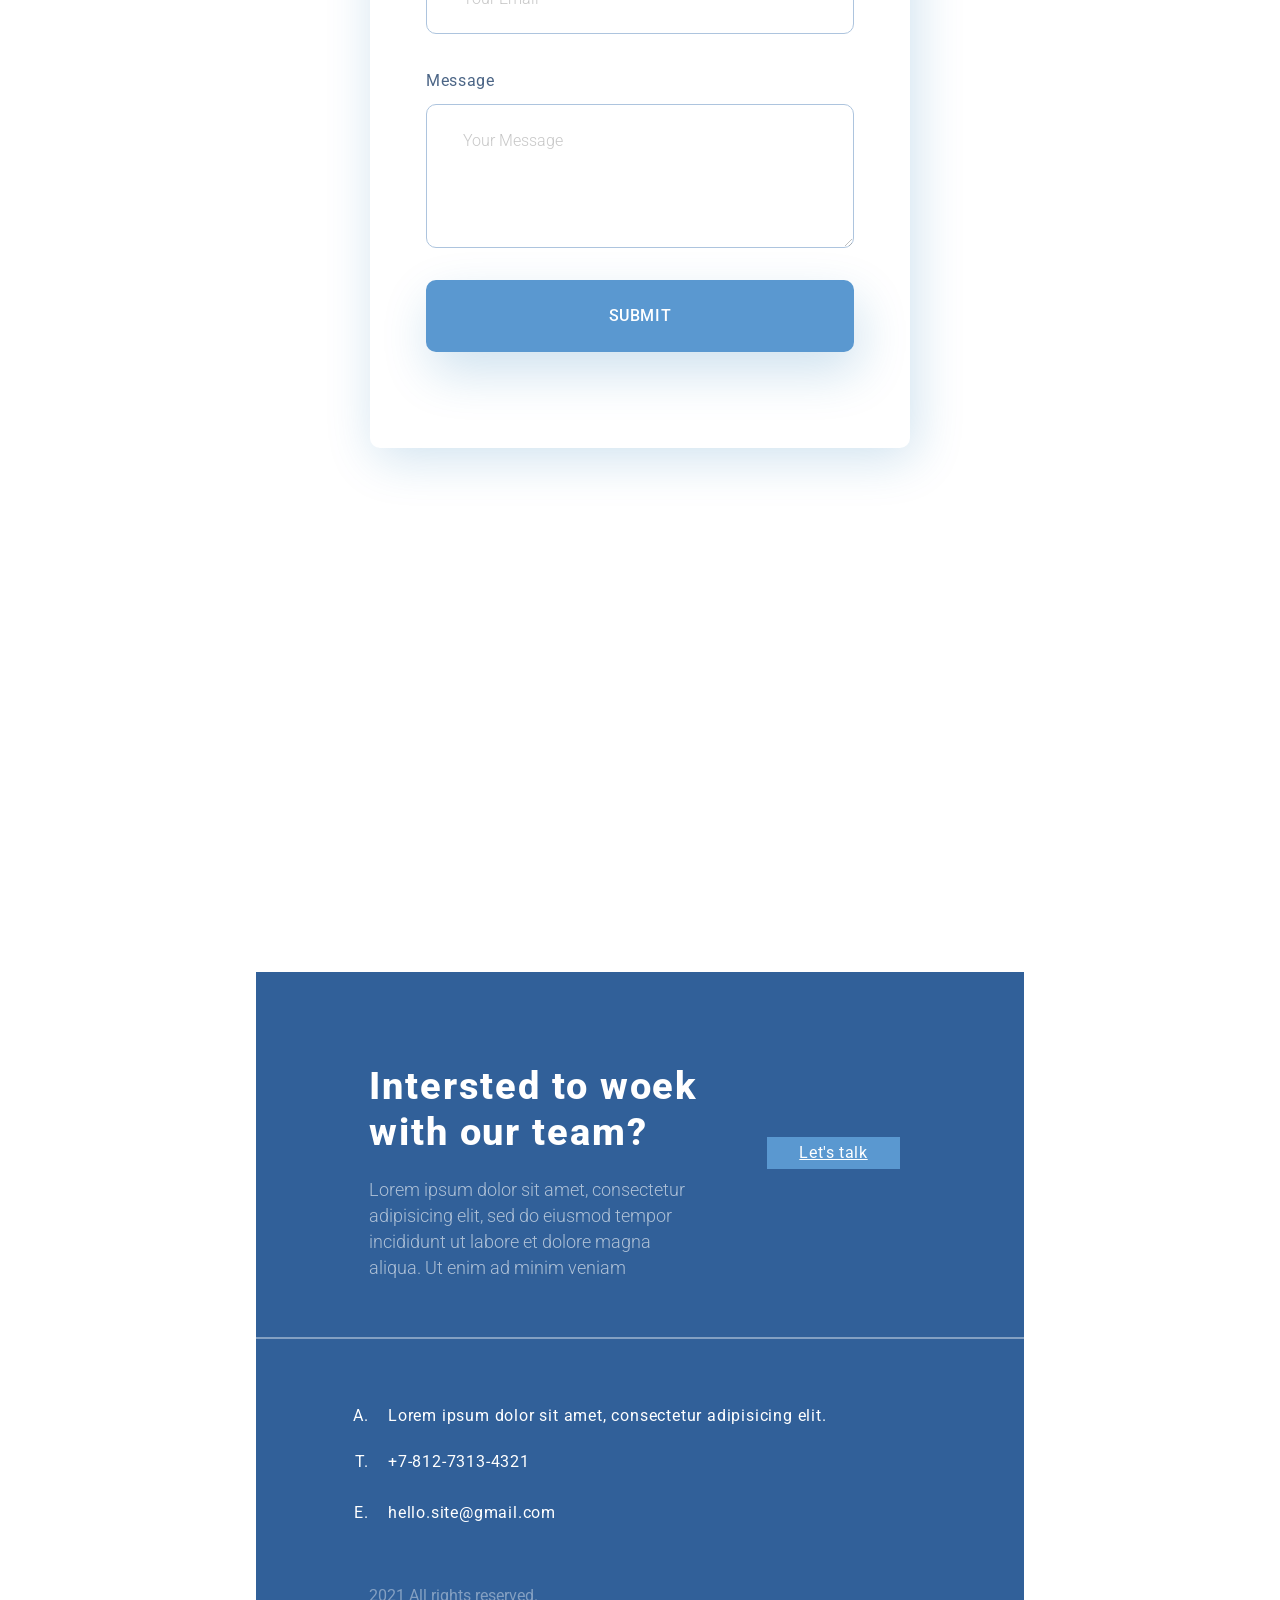
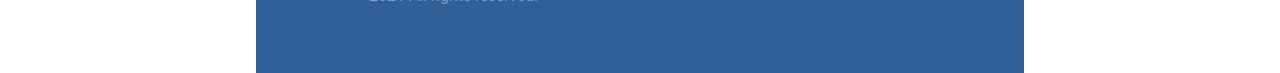
<file: Task-2/page2.html>
<!doctype html>
<html lang="en">
<head>
    <meta charset="UTF-8">
    <link rel="stylesheet" href="task2.css">
    <meta name="viewport" content="width=device-width, initial-scale=1">
    <title>let's talk</title>
</head>
<body>

<div class="container">

<!-- HEADER -->
<header class="header2">
    <div class="uphed">
        <div class="bw">
            <button class="bw1"></button>
            <button class="bw2"></button>
        </div>
        <div class="img1">
            <img src="img/Vector.png" alt="image">
        </div>
    </div>
    <div class="bd2img">
    </div>
</header>

<main class="main2">
    <div class="contactus">
        <h1 class="contactus__h1">Contact Us</h1>
        <p class="contactus__p">Lorem ipsum dolor sit amet, consectetur adipiscing elit, sed do eiusmod tempor incididunt ut labore et dolore magna aliqua. </p>
    </div>
<div class="main__center2">
    <div>
        <form class="form" action="#">
            <h3 class="form__h">SEND US MESSAGE</h3>
            <label class="form__name">Full name</label>
            <input class="form__inp form__inp_mod1" placeholder="Your Name" type="text">
            <label class="form__name">E-mail</label>
            <input class="form__inp form__inp_mod1" placeholder="Your Email" type="text">
            <label class="form__name">Message</label>
            <textarea class="form__inp form__inp_mod2" placeholder="Your Message"></textarea>
            <input class="form__sub" type="submit" value="SUBMIT">
        </form>
    </div>

    <div class="info">
        <img class="" src="img/Group.png" alt="img">
        <h2 class="info__h2">ADRESS</h2>
        <p class="info__adress">Id convallis placerat sit sed duis id amet volutpat quam a, pharetra.</p>
        <h2 class="info__h2">PHONE</h2>
        <ol>
            <li class="info__phone">+7-812-7313-4321</li>
            <li class="info__phone">+7-817-0000-1234</li>
        </ol>
        <h2 class="info__h2">ONLINE SERVICE</h2>
        <ol>
            <li class="info__world">www.site.com</li>
            <li class="info__mail">hello.site@gmail.com</li>
        </ol>
    </div>
</div>

        <iframe class="map" src="https://www.google.com/maps/embed?pb=!1m14!1m12!1m3!1d18803.41900206952!2d30.395414449999997!3d53.9063811!2m3!1f0!2f0!3f0!3m2!1i1024!2i768!4f13.1!5e0!3m2!1sru!2sby!4v1638723062084!5m2!1sru!2sby" width="600" height="450" style="border:0;" allowfullscreen="" loading="lazy"></iframe>

</main>









<!-- FOOTER -->
<footer class="footer">
    <div>
        <div class="pad">
            <div class="ftext">
                <p class="pfoot">Intersted to woek
                    with our team?</p>
                <p class="plorem">Lorem ipsum dolor sit amet, consectetur adipisicing elit, sed do eiusmod tempor incididunt ut labore et dolore magna aliqua. Ut enim ad minim veniam</p>
            </div>
            <button class="fbutton"><a class="stb" href="page2.html" target="_blank">Let's talk</a></button>
        </div>

        <div class="linef"></div>

        <div class="pad1">
            <ol class="ftable">

                <li class="pt pt1 pt2">Lorem ipsum dolor sit amet, consectetur adipisicing elit.</li>

                <li class="pt pt2">+7-812-7313-4321</li>

                <li class="pt pt2">hello.site@gmail.com</li>

            </ol>
            <div class="arr">
                2021 All rights reserved.
            </div>
        </div>

    </div>

</footer>
</div>
</body>

</html>
</file>
<file: Task-2/task2.css>
@import url('https://fonts.googleapis.com/css2?family=Roboto:wght@300&display=swap');

*{
    box-sizing: border-box;
    margin: 0;
    padding: 0;
}

.header{
    background-color: white;
    background: linear-gradient(0deg, #EBF3FB 8.84%, rgba(152, 195, 232, 0) 31.12%);
    margin: 0 auto;
    width: 1366px;
    min-height: 768px;
    padding: 39px 113px 60px 113px;
}

.bw{
    position: relative;
    width: 32px;
}

.bw1{
position: absolute;
    /* blue_02 */
    background: #316099;
    width: 30.39px;
    height: 32px;
    border-radius: 50%;
}

.bw2{
position: absolute;
    left: 16px;
    background: #FFFFFF;
    /* blue_02 */
    border: 2px solid #316099;
    box-sizing: border-box;
    width: 30.39px;
    height: 32px;
    border-radius: 50%;
}

.uphead{
    display: flex;
    justify-content: space-between;
}

.img1{
    display: flex;
    justify-content: end;
}

.newauto{
    display: flex;
    flex-direction: column;
    width: 504px;
}

.buttonhead{
    width: 220px;
    height: 56px;
    /* blue_04 */
    background: #5A98D0;
    box-shadow: 5px 10px 20px rgba(53, 110, 173, 0.2);
    border-radius: 10px;
    /* identical to box height, or 162% */
    text-align: center;
    letter-spacing: 0.04em;
    color: #FFFFFF;
    border: 0;
    margin-top: 71px;
    cursor: pointer;
}

.buttonhead:active{
    opacity: 80%;
}

.illus{
    display: flex;

}

.imgtop{
    margin: 82px 87px 60px 13px;
}

.h1{
    box-sizing: border-box;
    width: 504px;
    height: 148px;
    font-family: Roboto;
    font-style: normal;
    font-weight: 300;
    font-size: 64px;
    line-height: 74px;
    /* or 116% */
    letter-spacing: 0.03em;
    /* Blue_01 */
    color: #1F3F68;
    margin-top: 85px;
}

.p1{
    box-sizing: border-box;
    width: 425px;
    height: 82px;
    font-family: Roboto;
    font-style: normal;
    font-weight: normal;
    font-size: 16px;
    line-height: 26px;
    /* or 162% */
    letter-spacing: 0.05em;
    /* Blue_01 */
    color: #1F3F68;
    opacity: 0.6;
    margin-top: 32px;
}

/* MAINCSS*/

.main{
    margin: 0 auto;
    width: 1366px;
    min-height: 768px;
    padding: 113px;
    display: flex;
    flex-direction: column;
}

.h1main{
    box-sizing: border-box;
    font-family: Roboto;
    font-style: normal;
    font-weight: normal;
    font-size: 20px;
    line-height: 30px;
    /* or 150% */
    letter-spacing: 0.05em;
    /* Blue_01 */
    color: #1F3F68;
    width: 294px;
    height: 56px;
    margin: 50px 0 15px 0;
}

.h3Lorem{
    box-sizing: border-box;
    font-family: Roboto;
    font-style: normal;
    font-weight: normal;
    font-size: 16px;
    line-height: 26px;
    /* or 162% */
    letter-spacing: 0.05em;
    /* Blue_01 */
    color: #1F3F68;
    opacity: 0.6;
    width: 268px;
    height: 94px;
    margin-bottom: 28px;
}

.mainborder{
    background: #FFFFFF;
    /* shadow1 */
    box-shadow: 5px 20px 50px rgba(16, 112, 177, 0.2);
    border-radius: 10px;
    width: 358px;
    height: 480px;
    padding: 43px 32px;
}

.border3{
    display: flex;
    justify-content: space-between;
    margin: 64px 0;
    flex-direction: row;

  }

.p2{
    font-family: Roboto;
    font-style: normal;
    font-weight: 300;
    font-size: 36px;
    line-height: 46px;
    /* or 128% */
    text-align: center;
    letter-spacing: 0.05em;
    color: #000000;
    width: 1137px;
    height: 41px;
    margin: 0 0;
}

.learnmore{
    font-family: Roboto;
    font-style: normal;
    font-weight: normal;
    font-size: 14px;
    line-height: 30px;
    /* or 214% */
    letter-spacing: 0.05em;
    /* blue_04 */
    color: #5A98D0;
    background: none;
    border: none;
    display: flex;
    width: 117px;
    height: 27px;
    justify-content: space-between;
    opacity: 50%;
    cursor: pointer;
}

.learnmore:hover{
    opacity: 100%;
}

.imgcenter{
    display: flex;
    justify-content: center;
}

.our{
    width: 100%;
    height: 46px;
}

.mlorem{
    font-family: Roboto;
    font-style: normal;
    font-weight: normal;
    font-size: 16px;
    line-height: 26px;
    /* or 162% */
    text-align: center;
    letter-spacing: 0.05em;
    color: #222222;
    width: 750px;
    min-height: 52px;
    margin: 32px auto 64px auto;
}

.smarthome{
    width: 1140px;
    height: 480px;
    background-image: url(img/Smart.jpg);
}

.sizeimg{
    width: 1140px;
    height: 480px;
    opacity: 100%;
}

.sizeimg:hover{
    opacity: 90%;
}

.sizeimg1{
    width: 554px;
    height: 417px;
    background-image: url("img/Rectangle 2.2.png");
}

.sizeimg2{
    width: 554px;
    height: 417px;
    background-image: url("img/Rectangle 2.3.png");
}

.addbg{
    margin-top: 32px;
    display: flex;
    justify-content: space-between;
}

.imgadd1{
    background-image: url("img/Sparklite.jpg");
}

.imgadd2{
    background-image: url("img/Rapetition.jpg");
}

.op{
   opacity: 100%;
}

.op:hover{
    opacity: 90%;
}

.pin{
    font-family: Roboto;
    font-style: normal;
    font-weight: 900;
    font-size: 28px;
    line-height: 46px;
    /* identical to box height, or 164% */
    letter-spacing: 0.05em;
    /* white */
    color: #FFFFFF;
    padding: 32px;
}

/*FOOTERCSS*/

.footer{
    position: relative;
    width: 100%;
    background-color: rgba(49, 96, 153, 1);
    margin: 0 auto;
    min-height: 657px;
}

.pad{
    padding: 91px 113px 0 113px;
}

.pad1{
    display: flex;
    flex-direction: column;
    justify-content: space-between;
    padding: 0 113px;
}

.linef{
    opacity: 0.4;
    /* white */
    border: 1px solid #FFFFFF;

}

.intersted{
}

.fbutton{
    position: absolute;
    width: 236.63px;
    height: 56px;
    left: 1015px;
    top: 165px;
    background-color: #5A98D0;
    font-family: Roboto;
    font-style: normal;
    font-weight: normal;
    font-size: 16px;
    line-height: 26px;
    /* identical to box height, or 162% */
    text-align: center;
    letter-spacing: 0.04em;
    color: #FFFFFF;
    border: 0;
    cursor: pointer;
}

.pfoot{
    font-family: Roboto;
    font-style: normal;
    font-weight: 800;
    font-size: 38px;
    line-height: 46px;
    /* or 128% */
    letter-spacing: 0.05em;
    /* white */
    color: white;
    width: 341px;
    height: 92px;
}

.plorem{
    font-family: Roboto;
    font-style: normal;
    font-weight: 300;
    font-size: 18px;
    line-height: 26px;
    /* white */
    color: #FFFFFF;
    opacity: 0.6;
    width: 490px;
    height: 80px;
    padding: 0 10px 0 0;
    margin-top: 32px;
    margin-bottom: 96px;
}

.ftable{
    font-family: Roboto;
    font-style: normal;
    font-weight: normal;
    font-size: 16px;
    line-height: 26px;
    /* or 162% */
    letter-spacing: 0.05em;
    /* white */
    color: #FFFFFF;
    display: flex;
    justify-content: space-around;
    padding: 64px 0px 32px 0;
}

.arr{
    font-family: Roboto;
    font-style: normal;
    font-weight: normal;
    font-size: 16px;
    line-height: 26px;
         /* white */
         color: #FFFFFF;
         opacity: 0.4;
    padding: 32px 113px 64px 0;
}

.pt{
    width: 316px;
    padding-left: 19px;
    font-family: Roboto;
    font-style: normal;
    font-weight: normal;
    font-size: 16px;
    line-height: 26px;
}

.pt1{
height: 48px;
}

.pt2:nth-child(1)::marker {
    content: "A.";
}
.pt2:nth-child(2)::marker{
    content: "T.";
}
.pt2:nth-child(3)::marker{
    content: "E.";}

.fbutton:active{
    opacity: 80%;
}

.stb{
    font-family: Roboto;
    font-style: normal;
    font-weight: normal;
    font-size: 16px;
    line-height: 26px;
    /* identical to box height, or 162% */
    text-align: center;
    letter-spacing: 0.04em;
    color: #FFFFFF;
    width: 100%;
    height: 100%;
}

/*____________________ 2 PAGE*/

.container{
    width: 1366px;
    margin: 0 auto;
}


.header2{
    width: 100%;
    min-height: 108px;
    background-color: white;
    margin: 0 auto;
    padding: 39px 113px 60px 113px;
}

.bg2img{
    background-image: url("img/Contactus.png");
}

.main2{
   width: 100%;
    margin: 0 auto;
}
.main__center2{
    display: flex;
justify-content: space-between;
    flex-direction: row-reverse;
    margin: 0 212px 96px 212px;
}

.contactus{
    background-image: url("img/Mask Group.jpg");
    width: 100%;
    height: 250px;
    display: flex;
    justify-content: center;
    flex-direction: column;
    align-items: center;
}

.contactus__h1{
    font-family: Roboto;
    font-style: normal;
    font-weight: 500;
    font-size: 44px;
    line-height: 74px;
    /* identical to box height, or 168% */
    text-align: center;
    letter-spacing: 0.04em;
    color: #FFFFFF;
}

.contactus__p{
    width: 780px;
    height: 60px;
    font-family: Roboto;
    font-style: normal;
    font-weight: normal;
    font-size: 20px;
    line-height: 30px;
    /* or 150% */
    text-align: center;
    letter-spacing: 0.04em;
    color: rgba(255, 255, 255, 0.6);
}

.form{
    width: 540px;
    height: 800px;
    background: #FFFFFF;
    box-shadow: 5px 10px 50px rgba(16, 112, 177, 0.2);
    border-radius: 10px;
    display: flex;
    flex-direction: column;
    padding: 56px;
    margin-top: 57px;
}

.form__h{
    font-family: Roboto;
    font-style: normal;
    font-weight: 500;
    font-size: 20px;
    line-height: 30px;
    /* identical to box height, or 150% */
    letter-spacing: 0.04em;
    /* Blue_01 */
    color: #1F3F68;
    margin-bottom: 48px;
}

.form__name{
    font-family: Roboto;
    font-style: normal;
    font-weight: normal;
    font-size: 16px;
    line-height: 30px;
    /* identical to box height, or 187% */
    letter-spacing: 0.04em;
    /* Blue_01 */
    color: #1F3F68;
    opacity: 0.8;
    margin-bottom: 8px;
}

.form__inp{
    width: 428px;
    opacity: 0.4;
    /* blue_03 */
    border: 1px solid #356EAD;
    box-sizing: border-box;
    border-radius: 10px;
    margin-bottom: 32px;
    padding: 21px 36px;

    font-family: Roboto;
    font-style: normal;
    font-weight: 300;
    font-size: 16px;
    line-height: 30px;
    /* identical to box height, or 187% */
}

.form__inp_mod1{
    height: 72px;
}

.form__inp_mod2{
    height: 144px;
}

.form__sub{
    /* blue_04 */
    background: #5A98D0;
    /* shadow1 */
    box-shadow: 5px 20px 50px rgba(16, 112, 177, 0.2);
    border-radius: 10px;
    width: 428px;
    height: 72px;
    font-family: Roboto;
    font-style: normal;
    font-weight: 500;
    font-size: 16px;
    line-height: 26px;
    /* identical to box height, or 162% */

    text-align: center;
    letter-spacing: 0.04em;

    color: #FFFFFF;
    border: none;
}

.form__sub:hover{
    opacity: 90%;
}

.info{
    width: 301px;
    height: 668px;
    display: flex;
    align-items: center;
    flex-direction: column;
    margin-top: 136px;
}

.info__h2{
    font-family: Roboto;
    font-style: normal;
    font-weight: 500;
    font-size: 20px;
    line-height: 30px;
    /* identical to box height, or 150% */
    letter-spacing: 0.04em;
    /* Blue_01 */
    color: #1F3F68;
    margin-bottom: 24px;
    margin-top: 24px;
}

.info__adress{
    font-family: Roboto;
    font-style: normal;
    font-weight: 300;
    font-size: 16px;
    line-height: 26px;
    /* or 162% */
    letter-spacing: 0.04em;
    /* Blue_01 */
    color: #1F3F68;
    opacity: 0.6;
    margin-bottom: 40px;
}

.info__phone{
    list-style-image: url("img/Phone.svg");
  /*  <svg width="18" height="18" viewBox="0 0 18 18" fill="none" xmlns="http://www.w3.org/2000/svg">
    <path d="M3.62 7.79C5.06 10.62 7.38 12.93 10.21 14.38L12.41 12.18C12.68 11.91 13.08 11.82 13.43 11.94C14.55 12.31 15.76 12.51 17 12.51C17.55 12.51 18 12.96 18 13.51V17C18 17.55 17.55 18 17 18C7.61 18 0 10.39 0 1C0 0.45 0.45 0 1 0H4.5C5.05 0 5.5 0.45 5.5 1C5.5 2.25 5.7 3.45 6.07 4.57C6.18 4.92 6.1 5.31 5.82 5.59L3.62 7.79Z" fill="silver"/>
    </svg>*/
    margin-bottom: 16px;
}

.info__world{
   list-style-image: url("./img/World.svg");
    margin-bottom: 16px;
}

.info__mail{
    list-style-image: url("img/infomail.svg");
}

.map{
    width: 940px;
    height: 480px;
    margin: 0 213px 112px 213px;

   /* background-image: url("img/map.jpg");
    width: 940px;
    height: 480px;
    margin: 0 213px 112px 213px;*/
}


@media (max-width: 1366px) {
.container {
    max-width: 768px;
}
    .main__center2 {
        flex-direction: column-reverse;
        align-items: center;
        margin: 0 auto;
    }
    .map{
        width: 768px;
        height: 392px;
        margin: 64px 0;
    }
    .pfoot{
        width: 336px;
        height: 82px;
    }
    .plorem{
        width: 336px;
        height: 96px;
        margin-bottom: 64px;
    }
    .fbutton{
        left: 511px;
        width: 133px;
        height: 32px;
    }
    .ftable{
flex-direction: column;
        padding: 64px 0 0 0;
    }
    .pt{
        margin-bottom: 25px;
    }
    .arr{
        margin: 0;
    }
    .pt1{
        width: 465px;
        height: 21px;
    }
}


/*Adaptiv Mobile*/

@media (max-width: 768px) {
    .container {
        max-width: 375px;
    }
}
</file>
<file: Task-1.1/csscadence.css>
body{
    background-color: #f8f8f8;
}
.header{
    background-image: url("./Store img/backgroundshop.jpg");
    height: 230px;
}
.logomain{
    display: inline-block;
    margin:  0 160px 0 0;
    padding: 10px;
}
.headone{
    display: block;
    font-size: 50px;
}
.link{
    margin-right: 40px;
    color: black;
}
.headone:hover {
    color: black;
}
.logomenu{
    display: flex;
    justify-content: space-between;
}
.menu{
    list-style: none;
    display: flex;
    justify-content: space-between;
}
.link:hover{
    color: purple;
}
a{
    font-size: 20px;
    color: darkslateblue;
    text-decoration: none;
    font-style: normal;
}
.formatlist{
    color: black;
    font-size: 18px;
    font-weight: 400;
    background-color: #eaeaea;
    list-style-image: url("./Store img/bike1616.png");
}
.trek{
    color: black;
    font-size: 18px;
    font-weight: 400;
    background-color: #eaeaea;
}
.opisanie{
    color: #707070;
    font-size: 14px;
    font-style: italic;
    text-align: left;
    width: 420px;
}
h1{
    color: darkgray;
}
.inp{
    width: 300px;
    height: 30px;
    font-size: 20px;
}
.mail:focus{
   background-color: silver;
    color: red;
}
.inp::placeholder{
    color: darkolivegreen;
}
.imgbike{
    border: 3px rgb(102, 51, 153) solid;
}
.imgbike:hover{
    border: 3px solid rgb(102, 51, 153, 0.0);
}
.btn{
    width: 150px;
    height: 25px;
    border-radius: 20px;
}
.center{
    text-align: center;
}
.myroominter{
    font-weight: 800;
}
hr{
    background-color: black;
    height: 2px;
    width: 600px;
}
.footer{
    display: flex;
    height: 70px;
   justify-content: flex-end;
    align-items: center;
    padding-right: 30px;
    background-image: url("./Store img/backgroundshop.jpg");
}
.littlebig{
text-transform: capitalize;
}
table{
    border: black 2px solid;
    border-collapse: collapse;
}
td, tr, th{
    border: black 1px solid;
    padding: 3px;
}
.col1{
    background-color: aliceblue;
}
.col2{
    background-color: aquamarine;
}
caption{
    color: darkslategray;
}

/* Task-1.5*/
.container{
    margin: auto;
    width: 95%;
   min-height: 1vh;
    display: flex;
    flex-direction: column;
}
.shopbike{
    display: flex;
    justify-content: space-around;
    align-items: center;
}
.btn-bue{
width: 100px;
height: 30px;
font-weight: 600;
border-radius: inherit;
}
.btn-bue:hover{
    background-color: aquamarine;
}
.card{
    display: flex;
    flex-direction: column;
    justify-content: space-between;
    width: 30%;
}
.horisont{
    display: flex;
    justify-content: space-around;
}
.map{
    width: 100%;
    height: 374px;
}
</file>
